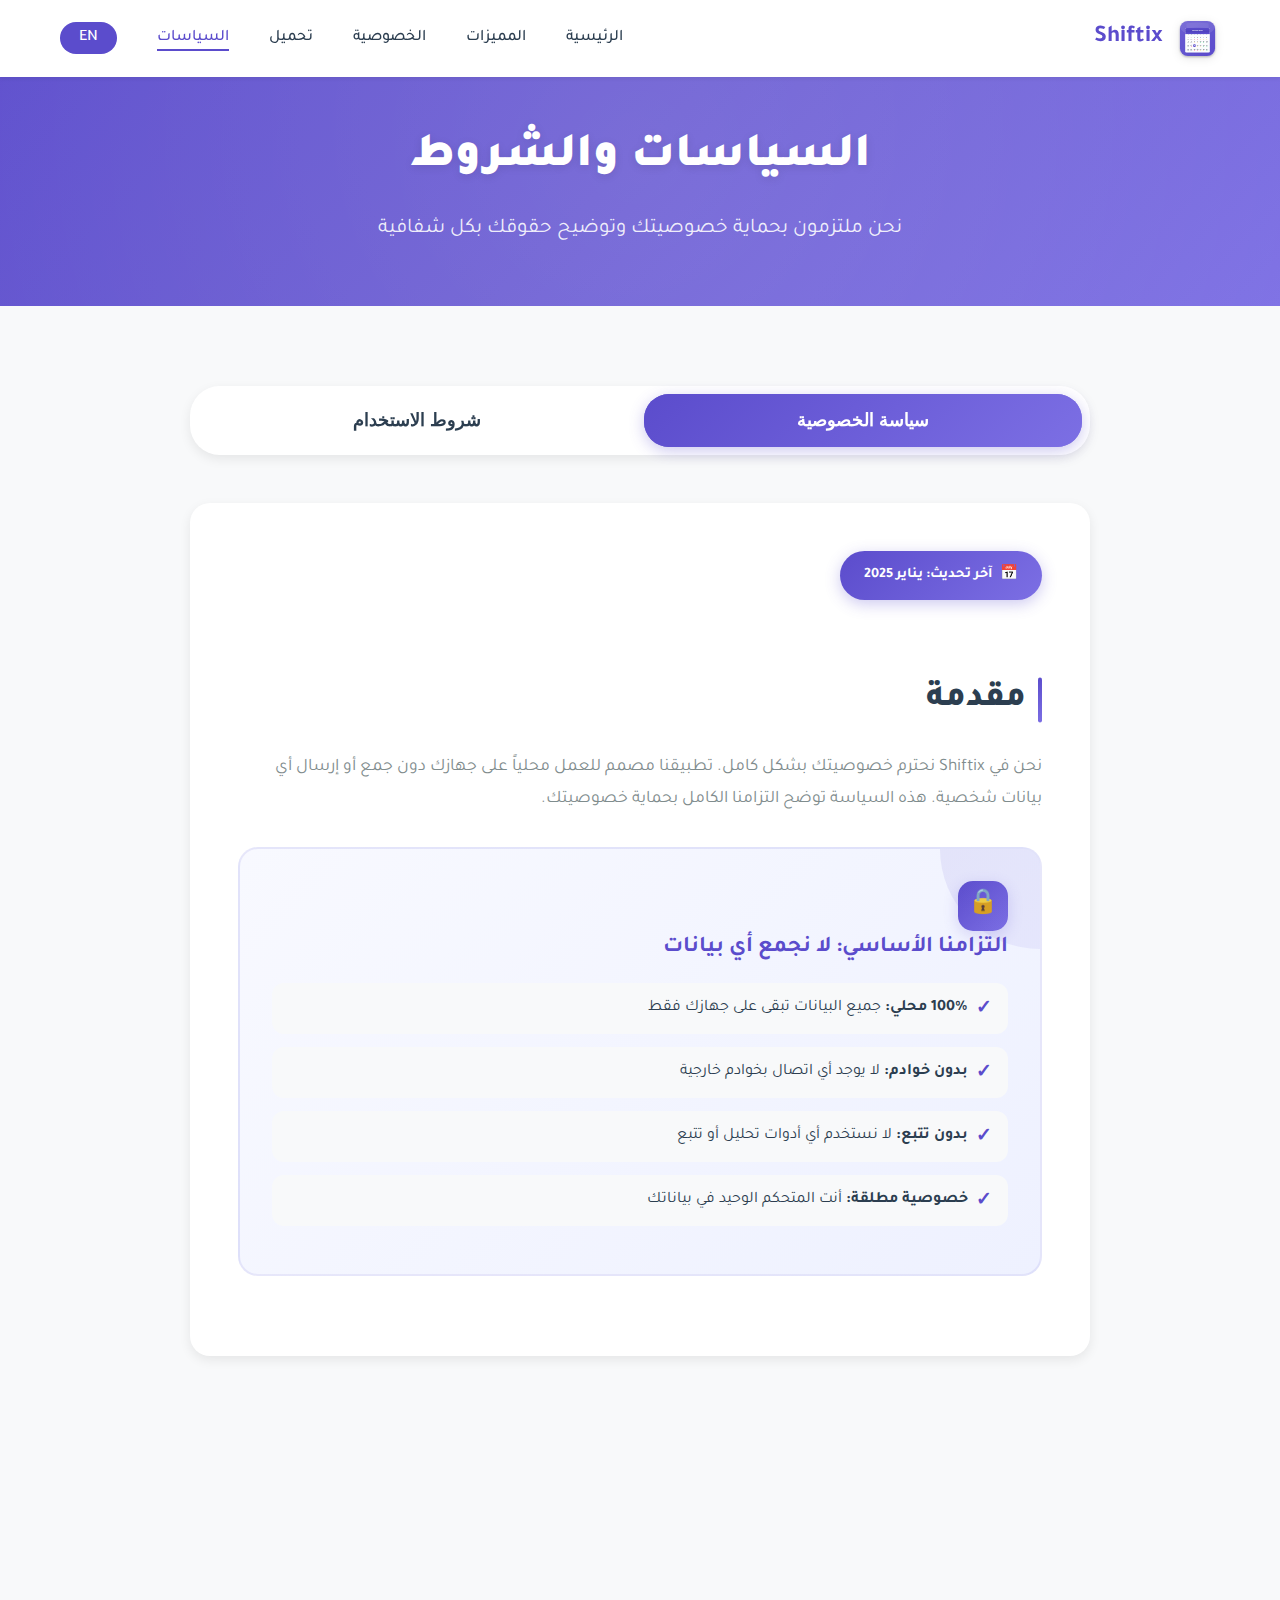
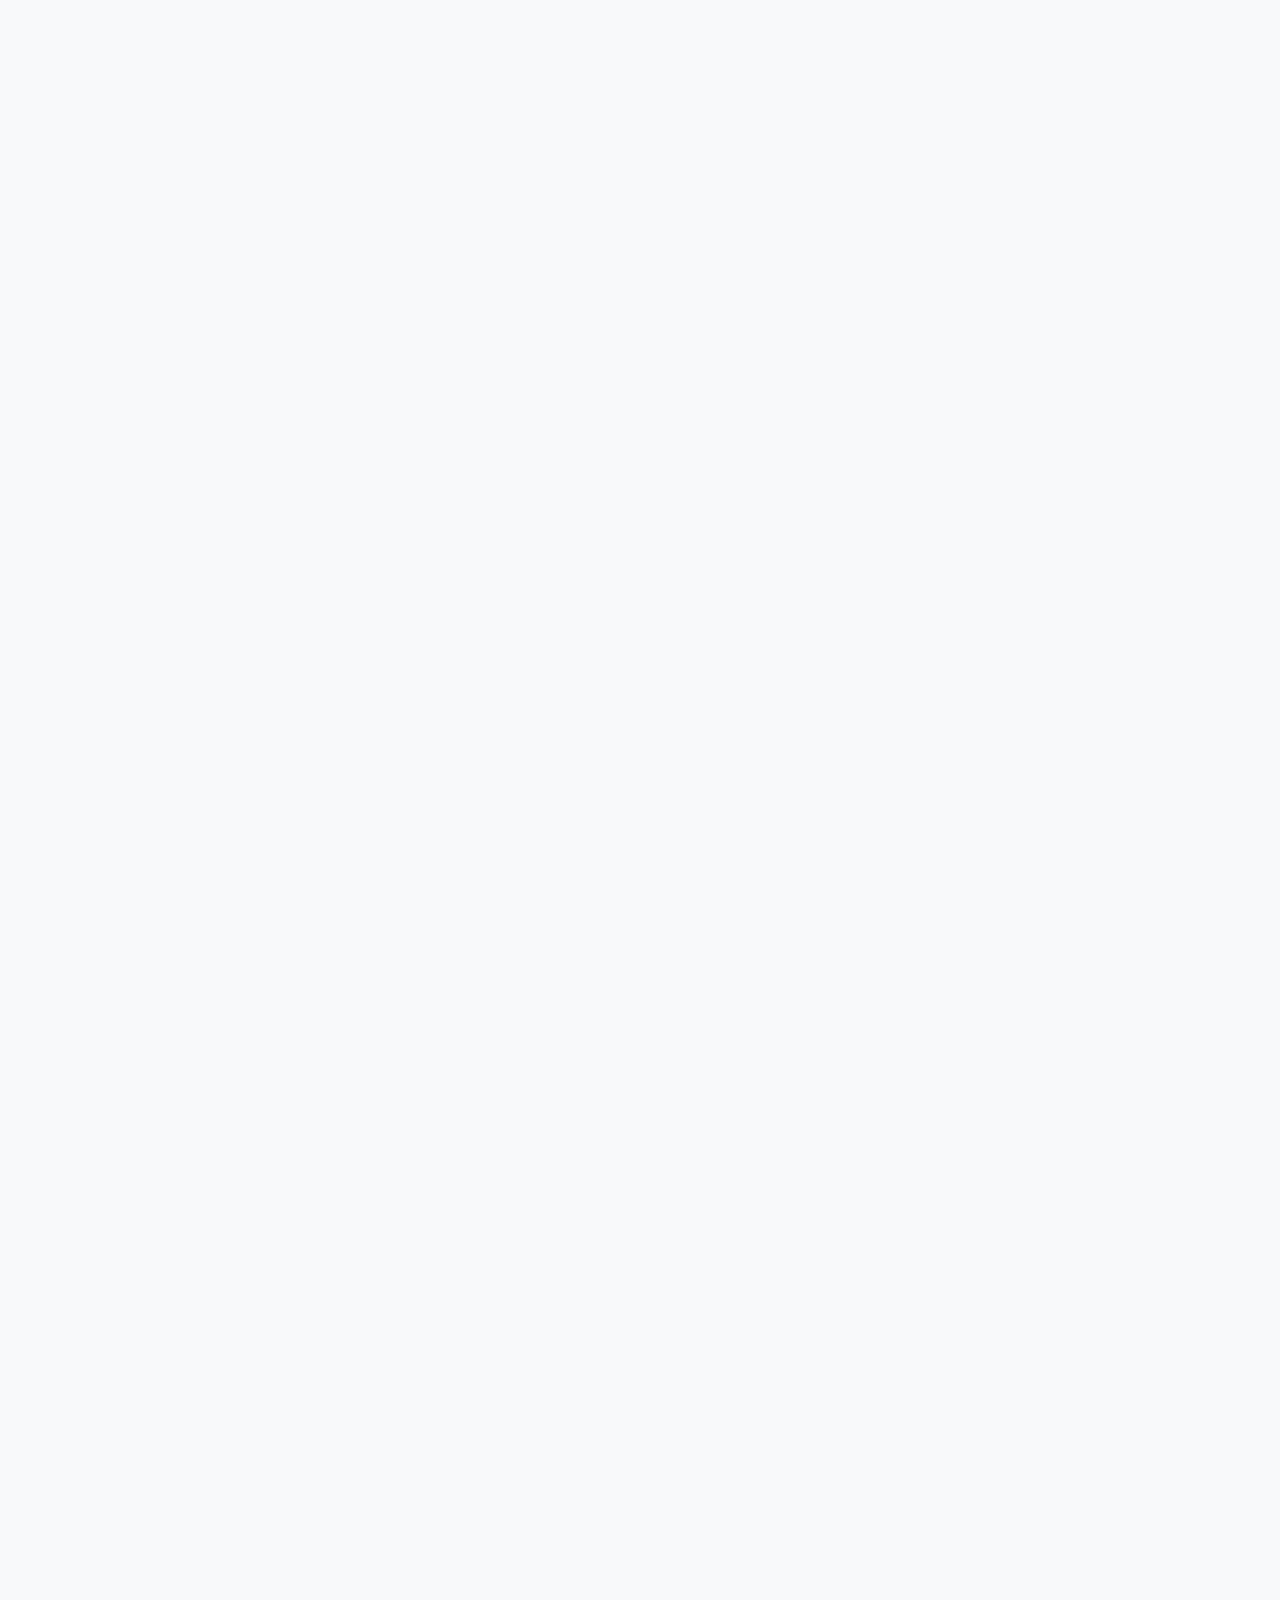
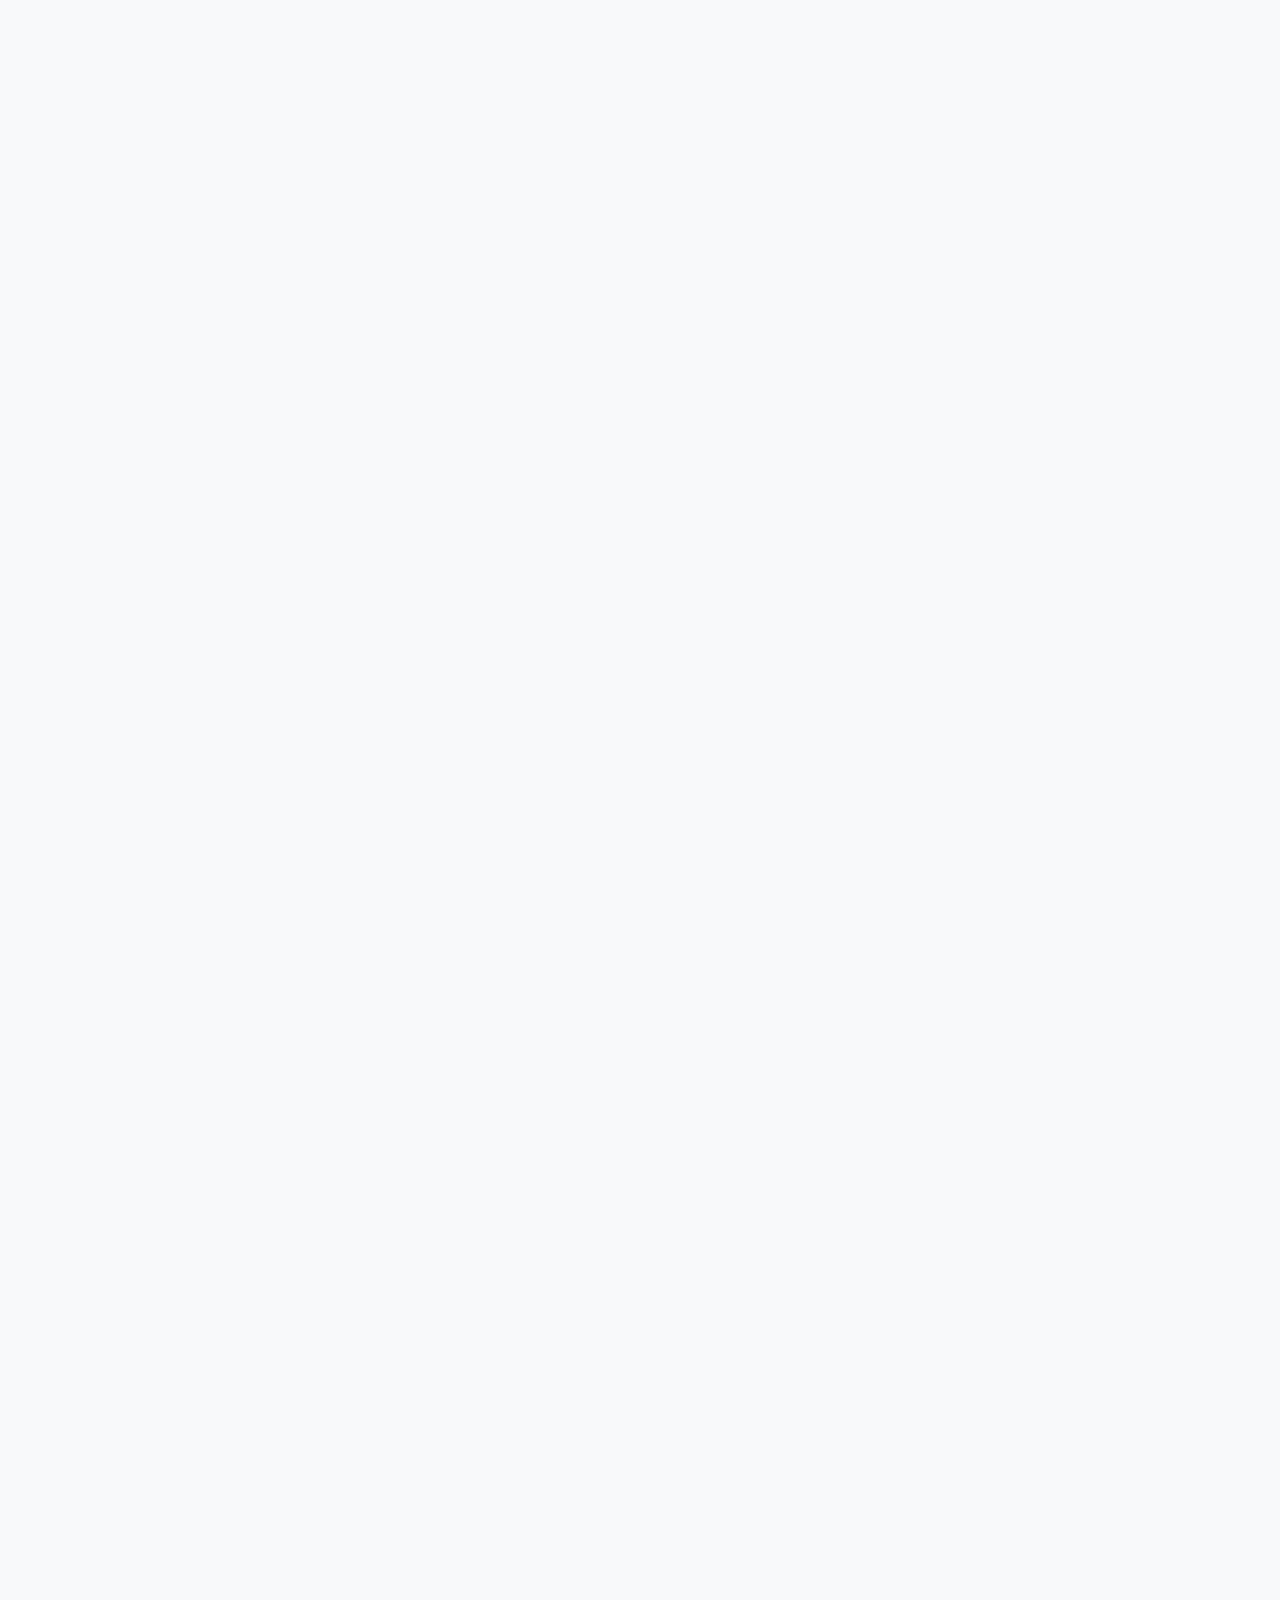
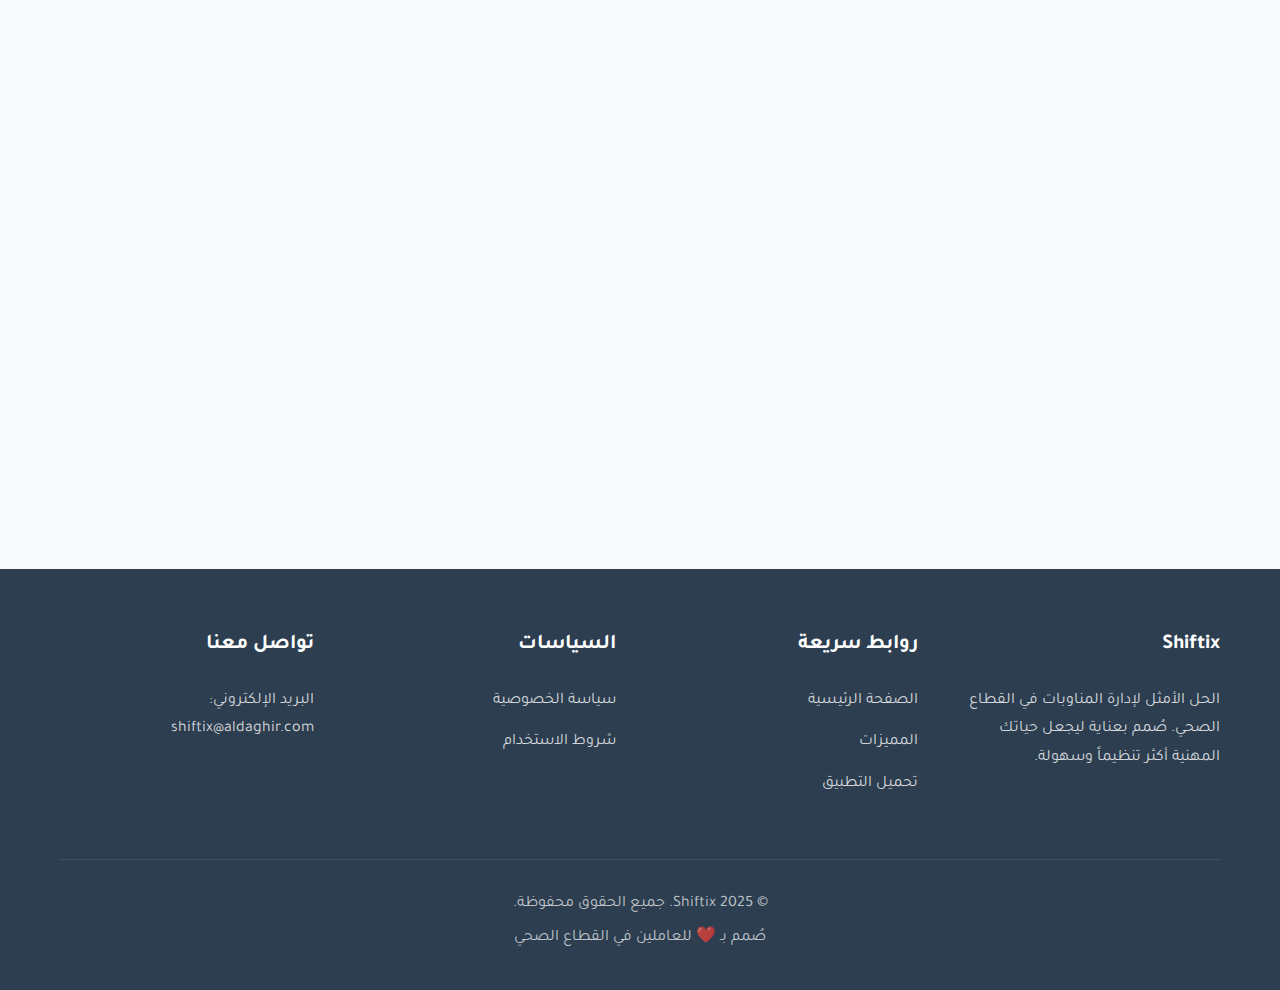
<file: policies.html>
<!DOCTYPE html>
<html lang="ar" dir="rtl">
<head>
    <meta charset="UTF-8">
    <meta name="viewport" content="width=device-width, initial-scale=1.0">
    <title>Shiftix - سياسة الخصوصية وشروط الاستخدام</title>
    <meta name="description" content="سياسة الخصوصية وشروط الاستخدام لتطبيق Shiftix - نحمي خصوصيتك ونوضح حقوقك">
    <link rel="icon" type="image/png" href="assets/icon.svg">
    
    <!-- Open Graph Tags -->
    <meta property="og:title" content="Shiftix - سياسة الخصوصية وشروط الاستخدام">
    <meta property="og:description" content="نحن ملتزمون بحماية خصوصيتك وتوضيح شروط الاستخدام">
    <meta property="og:image" content="https://shiftix.aldaghir.com/assets/icon.svg">
    <meta property="og:url" content="https://shiftix.aldaghir.com/policies.html">
    
    <!-- Google Fonts -->
    <link href="https://fonts.googleapis.com/css2?family=Tajawal:wght@300;400;500;700;900&display=swap" rel="stylesheet">
    
    <style>
        :root {
            /* نفس الألوان المستخدمة في الصفحة الرئيسية */
            --primary: #5B4CCC;
            --primary-dark: #4A3DB8;
            --primary-light: #7C6FE4;
            --secondary: #FF6B9D;
            --accent: #FEC860;
            --success: #2ECC71;
            --text-dark: #2C3E50;
            --text-light: #7F8C8D;
            --bg-light: #F8F9FA;
            --bg-white: #FFFFFF;
            --shadow-sm: 0 2px 4px rgba(0,0,0,0.06);
            --shadow-md: 0 4px 12px rgba(0,0,0,0.08);
            --shadow-lg: 0 10px 30px rgba(0,0,0,0.12);
            --gradient-primary: linear-gradient(135deg, #5B4CCC 0%, #7C6FE4 100%);
            --gradient-hero: linear-gradient(135deg, #5B4CCC 0%, #6B5DD3 50%, #7C6FE4 100%);
        }
        
        * {
            margin: 0;
            padding: 0;
            box-sizing: border-box;
        }
        
        body {
            font-family: 'Tajawal', -apple-system, BlinkMacSystemFont, sans-serif;
            line-height: 1.6;
            color: var(--text-dark);
            background-color: var(--bg-white);
            overflow-x: hidden;
        }
        
        .container {
            max-width: 1200px;
            margin: 0 auto;
            padding: 0 20px;
        }
        
        /* Navigation - نفس التصميم من الصفحة الرئيسية */
        header {
            background: var(--bg-white);
            box-shadow: var(--shadow-sm);
            position: fixed;
            width: 100%;
            top: 0;
            z-index: 1000;
            transition: all 0.3s ease;
        }
        
        header.scrolled {
            box-shadow: var(--shadow-md);
        }
        
        nav {
            padding: 1rem 0;
        }
        
        nav .container {
            display: flex;
            justify-content: space-between;
            align-items: center;
        }
        
        .logo {
            display: flex;
            align-items: center;
            gap: 12px;
            text-decoration: none;
            transition: transform 0.3s ease;
        }
        
        .logo:hover {
            transform: translateY(-2px);
        }
        
        .logo img {
            width: 45px;
            height: 45px;
            filter: drop-shadow(0 2px 4px rgba(0,0,0,0.1));
        }
        
        .logo span {
            font-size: 1.5rem;
            font-weight: 700;
            color: var(--primary);
        }
        
        .nav-links {
            display: flex;
            gap: 2.5rem;
            list-style: none;
            align-items: center;
        }
        
        .nav-links a {
            text-decoration: none;
            color: var(--text-dark);
            font-weight: 500;
            transition: all 0.3s ease;
            position: relative;
        }
        
        .nav-links a::after {
            content: '';
            position: absolute;
            bottom: -5px;
            right: 0;
            width: 0;
            height: 2px;
            background: var(--primary);
            transition: width 0.3s ease;
        }
        
        .nav-links a:hover::after,
        .nav-links a.active::after {
            width: 100%;
        }
        
        .nav-links a:hover,
        .nav-links a.active {
            color: var(--primary);
        }
        
        .lang-switch {
            background: var(--primary);
            color: white !important;
            padding: 0.5rem 1.2rem;
            border-radius: 25px;
            font-weight: 500;
            transition: all 0.3s ease;
        }
        
        .lang-switch:hover {
            background: var(--primary-dark);
            transform: translateY(-2px);
            box-shadow: 0 4px 12px rgba(91, 76, 204, 0.3);
        }
        
        /* Hero Section للسياسات */
        .policies-hero {
            background: var(--gradient-hero);
            padding: 120px 0 60px;
            position: relative;
            overflow: hidden;
        }
        
        .policies-hero::before {
            content: '';
            position: absolute;
            top: -50%;
            right: -50%;
            width: 200%;
            height: 200%;
            background: radial-gradient(circle, rgba(255,255,255,0.1) 0%, transparent 70%);
            animation: float 20s ease-in-out infinite;
        }
        
        @keyframes float {
            0%, 100% { transform: rotate(0deg) scale(1); }
            50% { transform: rotate(180deg) scale(1.1); }
        }
        
        .policies-hero .container {
            position: relative;
            z-index: 1;
            text-align: center;
        }
        
        .policies-hero h1 {
            font-size: 3rem;
            font-weight: 900;
            color: white;
            margin-bottom: 1rem;
            text-shadow: 0 2px 10px rgba(0,0,0,0.1);
        }
        
        .policies-hero p {
            font-size: 1.3rem;
            color: rgba(255,255,255,0.9);
            max-width: 600px;
            margin: 0 auto;
        }
        
        /* المحتوى الرئيسي */
        .policies-content {
            padding: 80px 0;
            background: var(--bg-light);
        }
        
        .policies-container {
            max-width: 900px;
            margin: 0 auto;
        }
        
        /* Tabs محسّنة */
        .tabs-wrapper {
            background: white;
            border-radius: 30px;
            box-shadow: var(--shadow-md);
            padding: 8px;
            margin-bottom: 3rem;
            display: flex;
            gap: 8px;
            position: sticky;
            top: 80px;
            z-index: 100;
        }
        
        .tab {
            flex: 1;
            padding: 1rem 2rem;
            background: transparent;
            border: none;
            border-radius: 25px;
            font-size: 1.1rem;
            font-weight: 600;
            color: var(--text-dark);
            cursor: pointer;
            transition: all 0.3s ease;
            position: relative;
            overflow: hidden;
        }
        
        .tab::before {
            content: '';
            position: absolute;
            top: 0;
            left: 0;
            width: 100%;
            height: 100%;
            background: var(--gradient-primary);
            transform: scaleX(0);
            transition: transform 0.3s ease;
            z-index: -1;
        }
        
        .tab:hover {
            color: var(--primary);
        }
        
        .tab.active {
            background: var(--gradient-primary);
            color: white;
            box-shadow: 0 4px 15px rgba(91, 76, 204, 0.3);
        }
        
        .tab.active::before {
            transform: scaleX(1);
        }
        
        /* محتوى السياسات */
        .content {
            display: none;
            animation: fadeInUp 0.6s ease;
        }
        
        .content.active {
            display: block;
        }
        
        @keyframes fadeInUp {
            from {
                opacity: 0;
                transform: translateY(20px);
            }
            to {
                opacity: 1;
                transform: translateY(0);
            }
        }
        
        .content-card {
            background: white;
            border-radius: 20px;
            padding: 3rem;
            box-shadow: var(--shadow-md);
            margin-bottom: 2rem;
            transition: all 0.3s ease;
        }
        
        .content-card:hover {
            box-shadow: var(--shadow-lg);
            transform: translateY(-2px);
        }
        
        .date-badge {
            background: var(--gradient-primary);
            color: white;
            display: inline-flex;
            align-items: center;
            gap: 0.5rem;
            padding: 0.8rem 1.5rem;
            border-radius: 25px;
            font-size: 0.9rem;
            font-weight: 600;
            margin-bottom: 2rem;
            box-shadow: 0 4px 15px rgba(91, 76, 204, 0.3);
        }
        
        .content h2 {
            font-size: 2.2rem;
            font-weight: 800;
            color: var(--text-dark);
            margin: 2.5rem 0 1.5rem 0;
            position: relative;
            padding-right: 1rem;
        }
        
        .content h2::before {
            content: '';
            position: absolute;
            right: 0;
            top: 50%;
            transform: translateY(-50%);
            width: 4px;
            height: 80%;
            background: var(--gradient-primary);
            border-radius: 2px;
        }
        
        .content h3 {
            font-size: 1.5rem;
            font-weight: 700;
            color: var(--primary);
            margin: 2rem 0 1rem 0;
        }
        
        .content p {
            font-size: 1.1rem;
            color: var(--text-light);
            line-height: 1.8;
            margin-bottom: 1rem;
        }
        
        /* Highlight boxes محسّنة */
        .highlight {
            background: linear-gradient(135deg, #f8f9ff 0%, #eef1ff 100%);
            border: 2px solid rgba(91, 76, 204, 0.1);
            padding: 2rem;
            border-radius: 20px;
            margin: 2rem 0;
            position: relative;
            overflow: hidden;
        }
        
        .highlight::before {
            content: '';
            position: absolute;
            top: 0;
            right: 0;
            width: 100px;
            height: 100px;
            background: var(--gradient-primary);
            opacity: 0.1;
            border-radius: 0 0 0 100%;
        }
        
        .highlight h3 {
            margin-top: 0;
            display: flex;
            align-items: center;
            gap: 1rem;
            font-size: 1.4rem;
        }
        
        .highlight-icon {
            width: 50px;
            height: 50px;
            background: var(--gradient-primary);
            border-radius: 15px;
            display: flex;
            align-items: center;
            justify-content: center;
            font-size: 1.5rem;
            box-shadow: 0 4px 15px rgba(91, 76, 204, 0.2);
        }
        
        /* قوائم محسّنة */
        .content ul {
            list-style: none;
            padding: 0;
            margin: 1rem 0;
        }
        
        .content ul li {
            position: relative;
            padding: 0.8rem 2.5rem 0.8rem 0;
            margin-bottom: 0.8rem;
            background: var(--bg-light);
            border-radius: 12px;
            transition: all 0.3s ease;
        }
        
        .content ul li:hover {
            background: linear-gradient(135deg, #f8f9ff 0%, #eef1ff 100%);
            transform: translateX(-8px);
            padding-right: 3rem;
        }
        
        .content ul li::before {
            content: '✓';
            position: absolute;
            right: 1rem;
            color: var(--primary);
            font-weight: bold;
            font-size: 1.2rem;
        }
        
        .content ul li strong {
            color: var(--text-dark);
            font-weight: 700;
        }
        
        /* أقسام خاصة */
        .price-section {
            background: var(--gradient-primary);
            color: white;
            padding: 3rem;
            border-radius: 20px;
            margin: 2rem 0;
            text-align: center;
            box-shadow: 0 10px 30px rgba(91, 76, 204, 0.3);
            position: relative;
            overflow: hidden;
        }
        
        .price-section::before {
            content: '';
            position: absolute;
            top: -50%;
            left: -50%;
            width: 200%;
            height: 200%;
            background: radial-gradient(circle, rgba(255,255,255,0.1) 0%, transparent 70%);
            animation: float 15s ease-in-out infinite;
        }
        
        .price-section > * {
            position: relative;
            z-index: 1;
        }
        
        .price-section h3 {
            color: white;
            margin-bottom: 1rem;
            font-size: 1.8rem;
        }
        
        .price-section .highlight {
            text-align: right;
        }
        
        .price-section ul li::before {
            display: none;
        }
        
        .price-tag {
            font-size: 3rem;
            font-weight: 900;
            margin: 1rem 0;
            text-shadow: 0 2px 10px rgba(0,0,0,0.2);
        }
        
        .price-tag small {
            display: block;
            font-size: 1rem;
            font-weight: 400;
            margin-top: 0.5rem;
            opacity: 0.9;
        }
        
        /* Contact Section */
        .contact-section {
            background: linear-gradient(135deg, #f8f9ff 0%, #eef1ff 100%);
            padding: 2.5rem;
            border-radius: 20px;
            margin: 2rem 0;
            text-align: center;
            border: 2px solid rgba(91, 76, 204, 0.1);
        }
        
        .contact-section h2 {
            margin-bottom: 1rem;
        }
        
        .contact-info {
            display: flex;
            justify-content: center;
            gap: 3rem;
            margin-top: 2rem;
            flex-wrap: wrap;
        }
        
        .contact-item {
            display: flex;
            align-items: center;
            gap: 1rem;
        }
        
        .contact-icon {
            width: 50px;
            height: 50px;
            background: var(--gradient-primary);
            color: white;
            border-radius: 50%;
            display: flex;
            align-items: center;
            justify-content: center;
            font-size: 1.5rem;
            box-shadow: 0 4px 15px rgba(91, 76, 204, 0.3);
        }
        
        .contact-item a {
            color: var(--primary);
            text-decoration: none;
            font-weight: 600;
            transition: all 0.3s ease;
        }
        
        .contact-item a:hover {
            color: var(--primary-dark);
            transform: translateX(-5px);
        }
        
        /* Footer - نفس تصميم الصفحة الرئيسية */
        footer {
            background: var(--text-dark);
            color: white;
            padding: 60px 0 30px;
        }
        
        .footer-content {
            display: grid;
            grid-template-columns: repeat(auto-fit, minmax(250px, 1fr));
            gap: 3rem;
            margin-bottom: 3rem;
        }
        
        .footer-section h4 {
            font-size: 1.3rem;
            margin-bottom: 1.5rem;
            color: white;
        }
        
        .footer-section p,
        .footer-section a {
            color: rgba(255,255,255,0.8);
            text-decoration: none;
            transition: color 0.3s ease;
            line-height: 1.8;
        }
        
        .footer-section a:hover {
            color: white;
        }
        
        .footer-section ul {
            list-style: none;
            padding: 0;
        }
        
        .footer-section ul li {
            margin-bottom: 0.8rem;
            padding: 0;
            background: none;
        }
        
        .footer-section ul li::before {
            content: none;
        }
        
        .footer-bottom {
            text-align: center;
            padding-top: 2rem;
            border-top: 1px solid rgba(255,255,255,0.1);
        }
        
        .footer-bottom p {
            color: rgba(255,255,255,0.7);
            margin-bottom: 0.5rem;
        }
        
        /* زر العودة للأعلى */
        .back-to-top {
            position: fixed;
            bottom: 30px;
            right: 30px;
            background: var(--gradient-primary);
            color: white;
            width: 60px;
            height: 60px;
            border-radius: 50%;
            display: flex;
            align-items: center;
            justify-content: center;
            cursor: pointer;
            box-shadow: 0 5px 20px rgba(91, 76, 204, 0.4);
            transition: all 0.3s ease;
            opacity: 0;
            visibility: hidden;
            font-size: 1.5rem;
            font-weight: bold;
        }
        
        .back-to-top.show {
            opacity: 1;
            visibility: visible;
        }
        
        .back-to-top:hover {
            transform: translateY(-5px) scale(1.1);
            box-shadow: 0 8px 25px rgba(91, 76, 204, 0.5);
        }
        
        /* Responsive */
        @media (max-width: 768px) {
            .nav-links {
                display: none;
            }
            
            .policies-hero h1 {
                font-size: 2rem;
            }
            
            .policies-hero p {
                font-size: 1.1rem;
            }
            
            .tabs-wrapper {
                position: static;
                margin-bottom: 2rem;
            }
            
            .tab {
                font-size: 1rem;
                padding: 0.8rem 1rem;
            }
            
            .content-card {
                padding: 2rem 1.5rem;
            }
            
            .content h2 {
                font-size: 1.8rem;
            }
            
            .content h3 {
                font-size: 1.3rem;
            }
            
            .price-tag {
                font-size: 2.5rem;
            }
            
            .contact-info {
                flex-direction: column;
                gap: 1.5rem;
            }
        }
        
        /* Animations */
        .fade-in {
            opacity: 0;
            transform: translateY(30px);
            transition: all 0.6s ease;
        }
        
        .fade-in.visible {
            opacity: 1;
            transform: translateY(0);
        }
    </style>
</head>
<body>
    <!-- Navigation -->
    <header id="header">
        <nav>
            <div class="container">
                <a href="index.html" class="logo">
                    <img src="assets/icon.svg" alt="Shiftix">
                    <span>Shiftix</span>
                </a>
                <ul class="nav-links">
                    <li><a href="index.html">الرئيسية</a></li>
                    <li><a href="index.html#features">المميزات</a></li>
                    <li><a href="index.html#privacy">الخصوصية</a></li>
                    <li><a href="index.html#download">تحميل</a></li>
                    <li><a href="#" class="active">السياسات</a></li>
                    <li><a href="#" class="lang-switch" onclick="toggleLang()">EN</a></li>
                </ul>
            </div>
        </nav>
    </header>

    <main>
        <!-- Hero Section -->
        <section class="policies-hero">
            <div class="container">
                <h1 class="fade-in">السياسات والشروط</h1>
                <p class="fade-in">نحن ملتزمون بحماية خصوصيتك وتوضيح حقوقك بكل شفافية</p>
            </div>
        </section>

        <!-- Policies Content -->
        <section class="policies-content">
            <div class="container">
                <div class="policies-container">
                    <!-- Tabs -->
                    <div class="tabs-wrapper fade-in">
                        <button class="tab active" onclick="showTab('privacy', this)">
                            سياسة الخصوصية
                        </button>
                        <button class="tab" onclick="showTab('terms', this)">
                            شروط الاستخدام
                        </button>
                    </div>
                    
                    <!-- Privacy Policy Content -->
                    <div id="privacy" class="content active">
                        <div class="content-card fade-in">
                            <div class="date-badge">
                                <span>📅</span>
                                <span>آخر تحديث: يناير 2025</span>
                            </div>
                            
                            <h2>مقدمة</h2>
                            <p>نحن في Shiftix نحترم خصوصيتك بشكل كامل. تطبيقنا مصمم للعمل محلياً على جهازك دون جمع أو إرسال أي بيانات شخصية. هذه السياسة توضح التزامنا الكامل بحماية خصوصيتك.</p>
                            
                            <div class="highlight">
                                <div class="highlight-icon">🔒</div>
                                <h3>التزامنا الأساسي: لا نجمع أي بيانات</h3>
                                <ul>
                                    <li><strong>100% محلي:</strong> جميع البيانات تبقى على جهازك فقط</li>
                                    <li><strong>بدون خوادم:</strong> لا يوجد أي اتصال بخوادم خارجية</li>
                                    <li><strong>بدون تتبع:</strong> لا نستخدم أي أدوات تحليل أو تتبع</li>
                                    <li><strong>خصوصية مطلقة:</strong> أنت المتحكم الوحيد في بياناتك</li>
                                </ul>
                            </div>
                        </div>
                        
                        <div class="content-card fade-in">
                            <h2>البيانات المحلية على جهازك</h2>
                            <h3>ما يحفظه التطبيق محلياً:</h3>
                            <ul>
                                <li><strong>معلومات الملف الشخصي:</strong> اسمك والمعلومات الوظيفية التي تدخلها</li>
                                <li><strong>جداول المناوبات:</strong> جميع بيانات المناوبات والجداول الزمنية</li>
                                <li><strong>إعدادات التطبيق:</strong> تفضيلاتك للإشعارات واللغة والمظهر</li>
                                <li><strong>بيانات الزملاء:</strong> معلومات الزملاء التي تضيفها (اختياري)</li>
                                <li><strong>الإحصائيات:</strong> تحليلات الاستخدام المحلية لمساعدتك في التخطيط</li>
                            </ul>
                            
                            <h3>كيف نحمي بياناتك:</h3>
                            <ul>
                                <li><strong>التشفير المحلي:</strong> جميع البيانات مشفرة على جهازك</li>
                                <li><strong>عدم المشاركة:</strong> لا يمكن لأي جهة الوصول لبياناتك</li>
                                <li><strong>الحذف الكامل:</strong> عند حذف التطبيق تُحذف جميع البيانات نهائياً</li>
                            </ul>
                        </div>
                        
                        <div class="content-card fade-in">
                            <h2>الصلاحيات المطلوبة</h2>
                            <p>نطلب فقط الصلاحيات الضرورية لعمل التطبيق:</p>
                            
                            <ul>
                                <li><strong>الإشعارات:</strong> لتذكيرك بمواعيد المناوبات (تعمل محلياً بدون إنترنت)</li>
                                <li><strong>البصمة/Face ID:</strong> لحماية التطبيق بقفل إضافي (اختياري)</li>
                                <li><strong>الاهتزاز:</strong> للتنبيهات الصامتة</li>

                            </ul>
                            
                            <div class="highlight">
                                <h3>⚠️ ملاحظة مهمة</h3>
                                <p>لا نطلب أي صلاحيات للوصول للإنترنت أو الموقع الجغرافي أو جهات الاتصال أو أي بيانات شخصية أخرى.</p>
                            </div>
                        </div>
                        
                        <div class="content-card fade-in">
                            <h2>Google Play والإحصائيات</h2>
                            <p>يجمع متجر Google Play إحصائيات أساسية مجهولة المصدر مثل:</p>
                            <ul>
                                <li>عدد مرات التنزيل</li>
                                <li>أنواع الأجهزة المستخدمة</li>
                                <li>البلدان (بشكل عام)</li>
                                <li>إصدارات Android</li>
                            </ul>
                            <p><strong>مهم:</strong> هذه البيانات تُجمع بواسطة Google وليس بواسطة التطبيق، ولا يمكننا ربطها بأي مستخدم محدد.</p>
                        </div>
                        
                        <div class="content-card fade-in">
                            <h2>الأمان والحماية</h2>
                            <div class="highlight">
                                <h3>🛡️ طبقات الحماية المتعددة</h3>
                                <ul>
                                    <li><strong>تشفير AES-256:</strong> لقاعدة البيانات المحلية</li>
                                    <li><strong>قفل التطبيق:</strong> بالبصمة أو كلمة المرور</li>
                                    <li><strong>منع لقطات الشاشة:</strong> في الشاشات الحساسة (اختياري)</li>
                                    <li><strong>مسح تلقائي:</strong> للبيانات المؤقتة</li>
                                    <li><strong>عدم وجود ثغرات خارجية:</strong> لأن التطبيق لا يتصل بالإنترنت</li>
                                </ul>
                            </div>
                        </div>
                        
                        <div class="content-card fade-in">
                            <h2>حقوقك الكاملة</h2>
                            <p>أنت تملك السيطرة الكاملة على بياناتك:</p>
                            <ul>
                                <li><strong>الوصول:</strong> يمكنك الاطلاع على جميع بياناتك في أي وقت</li>
                                <li><strong>التصدير:</strong> تصدير جداولك كملفات PDF</li>
                                <li><strong>النسخ الاحتياطي:</strong> إنشاء نسخ احتياطية مشفرة</li>
                                <li><strong>الحذف:</strong> حذف أي بيانات أو جميعها نهائياً</li>
                                <li><strong>النقل:</strong> نقل البيانات لجهاز آخر عبر النسخ الاحتياطي المحمي بـ PIN</li>
                            </ul>
                        </div>
                        
                        <div class="contact-section fade-in">
                            <h2>تواصل معنا</h2>
                            <p>لأي استفسارات حول الخصوصية أو الأمان:</p>
                            <div class="contact-info">
                                <div class="contact-item">
                                    <div class="contact-icon">📧</div>
                                    <a href="mailto:shiftix@aldaghir.com">shiftix@aldaghir.com</a>
                                </div>
                                <div class="contact-item">
                                    <div class="contact-icon">🌐</div>
                                    <a href="https://shiftix.aldaghir.com" target="_blank">shiftix.aldaghir.com</a>
                                </div>
                            </div>
                        </div>
                    </div>
                    
                    <!-- Terms of Service Content -->
                    <div id="terms" class="content">
                        <div class="content-card fade-in">
                            <div class="date-badge">
                                <span>📅</span>
                                <span>آخر تحديث: يناير 2025</span>
                            </div>
                            
                            <h2>1. قبول الشروط</h2>
                            <p>باستخدامك لتطبيق Shiftix، فإنك توافق على الالتزام بهذه الشروط والأحكام. إذا كنت لا توافق على أي جزء من هذه الشروط، يُرجى عدم استخدام التطبيق.</p>
                            
                            <h2>2. وصف الخدمة</h2>
                            <p>Shiftix هو تطبيق محلي لإدارة جداول المناوبات مصمم خصيصاً للعاملين في القطاع الصحي. يعمل التطبيق بالكامل على جهازك دون الحاجة لاتصال بالإنترنت.</p>
                            
                            <div class="highlight">
                                <h3>✨ مميزات الخدمة الأساسية</h3>
                                <ul>
                                    <li>إدارة شاملة لجداول المناوبات</li>
                                    <li>إشعارات ذكية وتذكيرات مخصصة</li>
                                    <li>تحليلات وإحصائيات مفصلة</li>
                                    <li>إدارة الزملاء والفرق</li>
                                    <li>النسخ الاحتياطي والاستعادة</li>
                                </ul>
                            </div>
                        </div>
                        
                        <div class="content-card fade-in">
                            <h2>3. شروط الاستخدام</h2>
                            <h3>الأهلية:</h3>
                            <ul>
                                <li><strong>العمر:</strong> يجب أن يكون عمرك 18 عاماً أو أكثر</li>
                                <li><strong>الغرض:</strong> للاستخدام الشخصي أو المهني المشروع</li>
                                <li><strong>المتطلبات التقنية:</strong> جهاز Android 8.0 (API 26) أو أحدث</li>
                            </ul>
                            
                            <h3>الاستخدام المقبول:</h3>
                            <ul>
                                <li>استخدام التطبيق لإدارة مناوباتك الشخصية</li>
                                <li>مشاركة المعلومات مع زملائك (بموافقتهم)</li>
                                <li>الاستفادة من جميع المميزات المتاحة</li>
                            </ul>
                            
                            <h3>الاستخدام غير المقبول:</h3>
                            <ul>
                                <li>محاولة فك تشفير أو تعديل التطبيق</li>
                                <li>استخدام التطبيق لأغراض غير قانونية</li>

                                <li>إعادة بيع أو توزيع التطبيق</li>
                            </ul>
                        </div>
                        
                        <div class="content-card fade-in">
                            <h2>4. الترخيص والملكية الفكرية</h2>
                            <p>نمنحك ترخيصاً محدوداً وغير حصري وغير قابل للنقل لاستخدام التطبيق وفقاً لهذه الشروط.</p>
                            
                            <h3>حقوق الملكية:</h3>
                            <ul>
                                <li>جميع حقوق الملكية الفكرية للتطبيق محفوظة للمطور</li>
                                <li>العلامة التجارية Shiftix والشعار محميان</li>
                                <li>لا يحق لك نسخ أو تعديل أي جزء من التطبيق</li>
                            </ul>
                            
                            <h3>ملكية البيانات:</h3>
                            <p><strong>أنت تملك جميع البيانات التي تدخلها في التطبيق.</strong> يمكنك تصديرها أو حذفها في أي وقت. نحن لا نملك أي حقوق على بياناتك الشخصية.</p>
                        </div>
                        
                        <div class="price-section fade-in">
                            <h3>5. النموذج التسعيري</h3>
                            
                            <div class="highlight" style="background: rgba(255,255,255,0.15); border: 2px solid rgba(255,255,255,0.3); backdrop-filter: blur(10px);">
                                <h3 style="color: white; text-shadow: 0 2px 4px rgba(0,0,0,0.3);">🎁 الفترة التجريبية المجانية</h3>
                                <ul style="color: white; list-style: none; padding: 0;">
                                    <li style="background: none; padding: 0.5rem 0; margin: 0;"><strong style="color: #FEC860;">المدة:</strong> 7 أيام كاملة</li>
                                    <li style="background: none; padding: 0.5rem 0; margin: 0;"><strong style="color: #FEC860;">المميزات:</strong> جميع مميزات التطبيق بدون قيود</li>
                                    <li style="background: none; padding: 0.5rem 0; margin: 0;"><strong style="color: #FEC860;">بدون بطاقة ائتمان:</strong> لا نطلب أي معلومات دفع للتجربة</li>
                                </ul>
                            </div>
                            
                            <div class="price-tag">
                                $4.99
                                <small>دفعة واحدة فقط - امتلاك دائم</small>
                                <small style="font-size: 0.9rem; opacity: 0.8;">أو ما يعادلها بعملة بلدك</small>
                            </div>
                            
                            <div class="highlight" style="background: rgba(255,255,255,0.15); border: 2px solid rgba(255,255,255,0.3); backdrop-filter: blur(10px); margin-top: 2rem;">
                                <h3 style="color: white; text-shadow: 0 2px 4px rgba(0,0,0,0.3);">💰 سياسة الاسترداد</h3>
                                <p style="color: white;">وفقاً لسياسة Google Play، يمكنك استرداد المبلغ المدفوع خلال 48 ساعة من الشراء بدون أي أسئلة.</p>
                            </div>
                        </div>
                        
                        <div class="content-card fade-in">
                            <h2>6. إخلاء المسؤولية</h2>
                            <div class="highlight">
                                <h3>⚠️ تنبيه مهم</h3>
                                <p>تطبيق Shiftix هو <strong>أداة تنظيمية شخصية</strong> وليس بديلاً عن:</p>
                                <ul>
                                    <li>الأنظمة الرسمية للمؤسسات الصحية</li>
                                    <li>السجلات الرسمية للحضور والغياب</li>
                                    <li>أنظمة الموارد البشرية المعتمدة</li>
                                </ul>
                                <p>المستخدم مسؤول عن التحقق من دقة المعلومات والالتزام بسياسات مؤسسته.</p>
                            </div>
                            
                            <h3>حدود المسؤولية:</h3>
                            <ul>
                                <li>لا نضمن عدم حدوث أخطاء تقنية</li>
                                <li>لا نتحمل مسؤولية فقدان البيانات نتيجة سوء الاستخدام</li>
                                <li>المستخدم مسؤول عن إنشاء نسخ احتياطية دورية</li>
                            </ul>
                        </div>
                        
                        <div class="content-card fade-in">
                            <h2>7. التحديثات والتغييرات</h2>
                            <h3>تحديثات التطبيق:</h3>
                            <ul>
                                <li>نلتزم بتوفير تحديثات دورية لتحسين الأداء</li>
                                <li>التحديثات مجانية لجميع المستخدمين</li>
                                <li>قد تتضمن التحديثات مميزات جديدة أو تحسينات أمنية</li>
                            </ul>
                            
                            <h3>تغييرات الشروط:</h3>
                            <ul>
                                <li>نحتفظ بالحق في تعديل هذه الشروط</li>
                                <li>سيتم إشعارك بأي تغييرات جوهرية</li>
                                <li>استمرار استخدامك للتطبيق يعني موافقتك على التغييرات</li>
                            </ul>
                        </div>
                        
                        <div class="content-card fade-in">
                            <h2>8. الدعم الفني</h2>
                            <p>نوفر دعماً فنياً شاملاً لجميع المستخدمين:</p>
                            <ul>
                                <li><strong>البريد الإلكتروني:</strong> shiftix@aldaghir.com</li>
                                <li><strong>وقت الاستجابة:</strong> خلال 24-48 ساعة</li>
                                <li><strong>اللغات المدعومة:</strong> العربية والإنجليزية</li>
                            </ul>
                            
                            <div class="highlight">
                                <h3>📚 الموارد المتاحة</h3>
                                <ul>
                                    <li>دليل المستخدم الشامل داخل التطبيق</li>
                                    <li>أسئلة شائعة محدثة باستمرار</li>
                                    <li>فيديوهات تعليمية (قريباً)</li>
                                </ul>
                            </div>
                        </div>
                        
                        <div class="content-card fade-in">
                            <h2>9. القانون الواجب التطبيق</h2>
                            <p>تخضع هذه الشروط وتفسر وفقاً لقوانين المملكة العربية السعودية. أي نزاع ينشأ عن استخدام التطبيق يخضع للاختصاص القضائي للمحاكم المختصة في المملكة العربية السعودية.</p>
                        </div>
                        
                        <div class="contact-section fade-in">
                            <h2>تواصل معنا</h2>
                            <p>نسعد بتواصلك معنا لأي استفسارات أو اقتراحات:</p>
                            <div class="contact-info">
                                <div class="contact-item">
                                    <div class="contact-icon">📧</div>
                                    <a href="mailto:shiftix@aldaghir.com">shiftix@aldaghir.com</a>
                                </div>
                                <div class="contact-item">
                                    <div class="contact-icon">🌐</div>
                                    <a href="https://shiftix.aldaghir.com" target="_blank">shiftix.aldaghir.com</a>
                                </div>
                            </div>
                        </div>
                    </div>
                </div>
            </div>
        </section>
    </main>

    <!-- Footer -->
    <footer>
        <div class="container">
            <div class="footer-content">
                <div class="footer-section">
                    <h4>Shiftix</h4>
                    <p>الحل الأمثل لإدارة المناوبات في القطاع الصحي. صُمم بعناية ليجعل حياتك المهنية أكثر تنظيماً وسهولة.</p>
                </div>
                
                <div class="footer-section">
                    <h4>روابط سريعة</h4>
                    <ul>
                        <li><a href="index.html">الصفحة الرئيسية</a></li>
                        <li><a href="index.html#features">المميزات</a></li>
                        <li><a href="index.html#download">تحميل التطبيق</a></li>
                    </ul>
                </div>
                
                <div class="footer-section">
                    <h4>السياسات</h4>
                    <ul>
                        <li><a href="#" onclick="showTab('privacy', document.querySelector('.tab'))">سياسة الخصوصية</a></li>
                        <li><a href="#" onclick="showTab('terms', document.querySelectorAll('.tab')[1])">شروط الاستخدام</a></li>
                    </ul>
                </div>
                
                <div class="footer-section">
                    <h4>تواصل معنا</h4>
                    <p>البريد الإلكتروني:<br>shiftix@aldaghir.com</p>
                </div>
            </div>
            
            <div class="footer-bottom">
                <p>&copy; 2025 Shiftix. جميع الحقوق محفوظة.</p>
                <p>صُمم بـ ❤️ للعاملين في القطاع الصحي</p>
            </div>
        </div>
    </footer>

    <!-- Back to Top Button -->
    <div class="back-to-top" onclick="scrollToTop()">
        ↑
    </div>

    <script>
        // Smooth scrolling
        document.querySelectorAll('a[href^="#"]').forEach(anchor => {
            anchor.addEventListener('click', function (e) {
                e.preventDefault();
                const target = document.querySelector(this.getAttribute('href'));
                if (target) {
                    target.scrollIntoView({
                        behavior: 'smooth',
                        block: 'start'
                    });
                }
            });
        });
        
        // Header scroll effect
        window.addEventListener('scroll', () => {
            const header = document.getElementById('header');
            if (window.scrollY > 50) {
                header.classList.add('scrolled');
            } else {
                header.classList.remove('scrolled');
            }
            
            // Back to top button
            const backToTop = document.querySelector('.back-to-top');
            if (window.scrollY > 300) {
                backToTop.classList.add('show');
            } else {
                backToTop.classList.remove('show');
            }
        });
        
        // Tab switching
        function showTab(tabId, tabElement) {
            // Hide all contents
            document.querySelectorAll('.content').forEach(content => {
                content.classList.remove('active');
            });
            
            // Remove active from all tabs
            document.querySelectorAll('.tab').forEach(tab => {
                tab.classList.remove('active');
            });
            
            // Show selected content
            document.getElementById(tabId).classList.add('active');
            
            // Add active to clicked tab
            tabElement.classList.add('active');
            
            // Scroll to top of content
            window.scrollTo({
                top: document.querySelector('.policies-content').offsetTop - 100,
                behavior: 'smooth'
            });
        }
        
        // Back to top
        function scrollToTop() {
            window.scrollTo({
                top: 0,
                behavior: 'smooth'
            });
        }
        
        // Fade in animation
        const observerOptions = {
            threshold: 0.1,
            rootMargin: '0px 0px -50px 0px'
        };
        
        const observer = new IntersectionObserver((entries) => {
            entries.forEach(entry => {
                if (entry.isIntersecting) {
                    entry.target.classList.add('visible');
                }
            });
        }, observerOptions);
        
        document.querySelectorAll('.fade-in').forEach(el => {
            observer.observe(el);
        });
        
        // Language toggle
        function toggleLang() {
            alert('النسخة الإنجليزية قيد الإنشاء');
        }
    </script>
</body>
</html>
</file>
